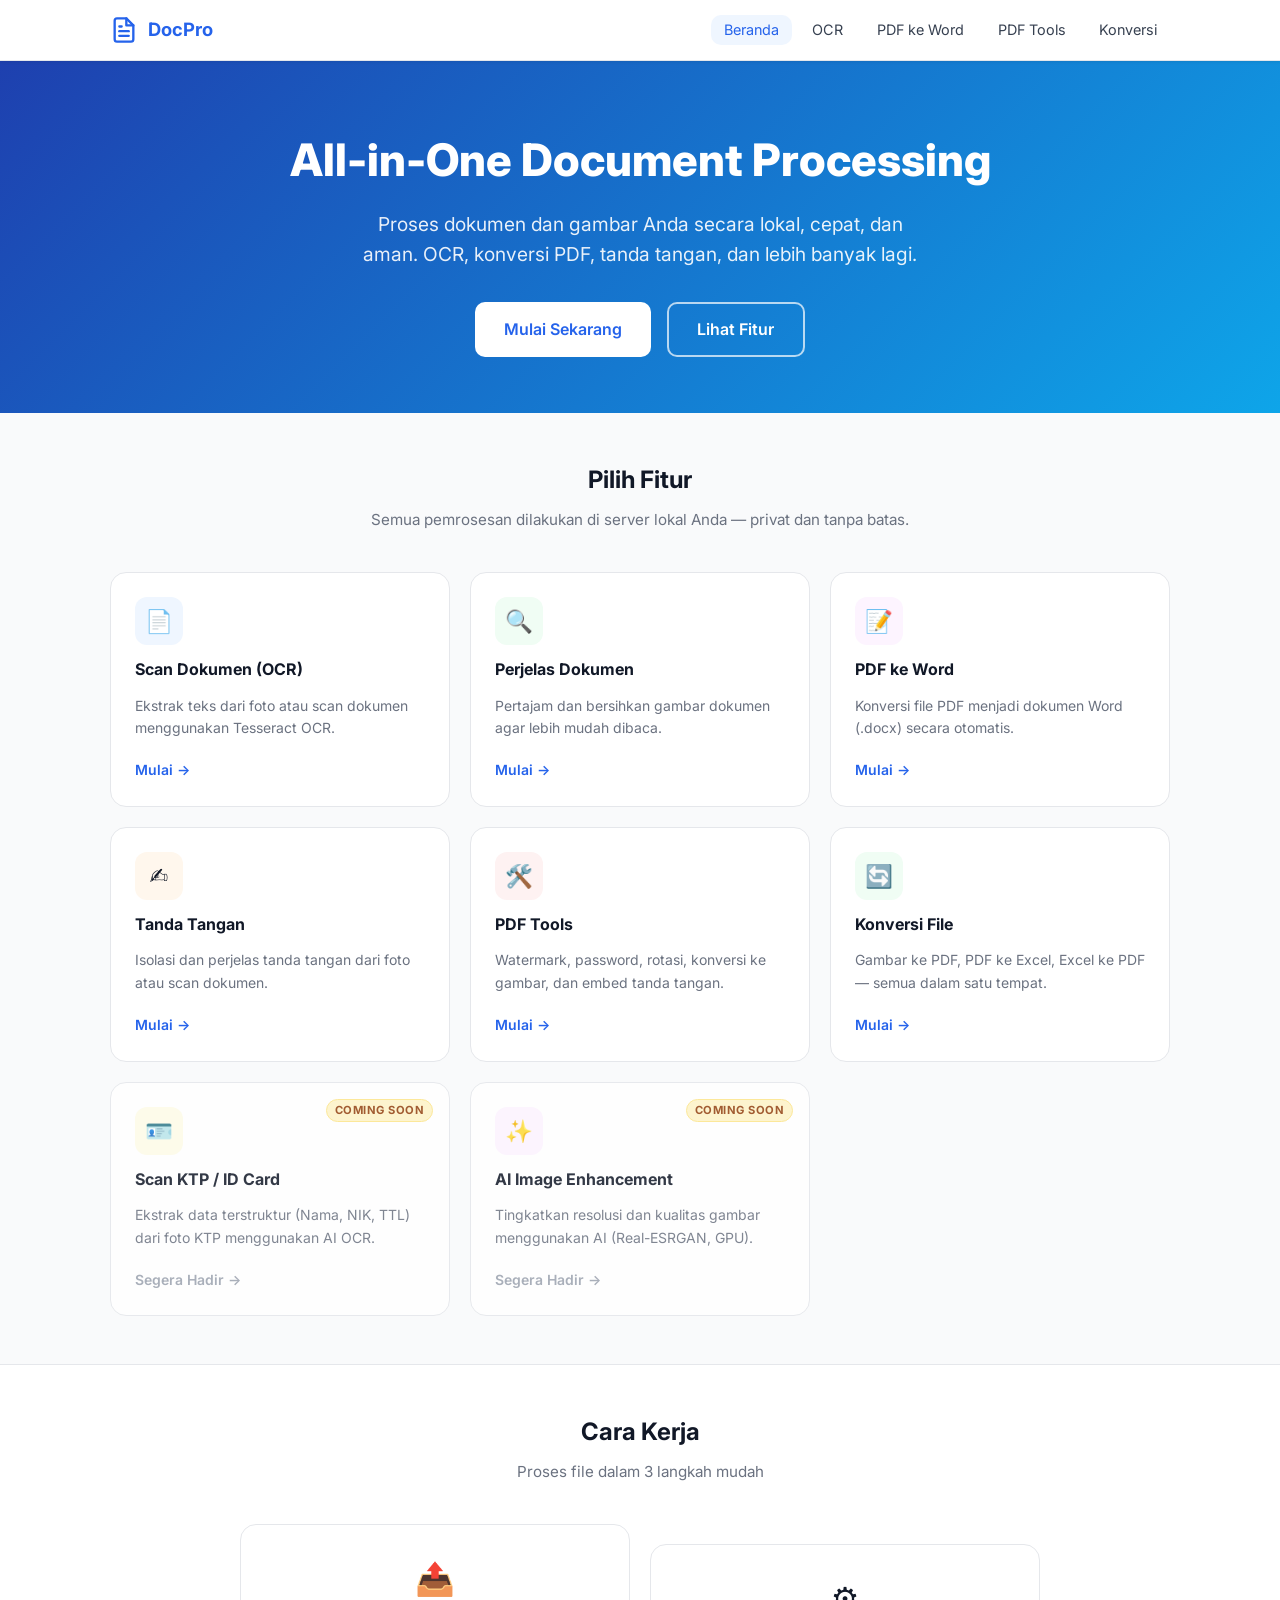
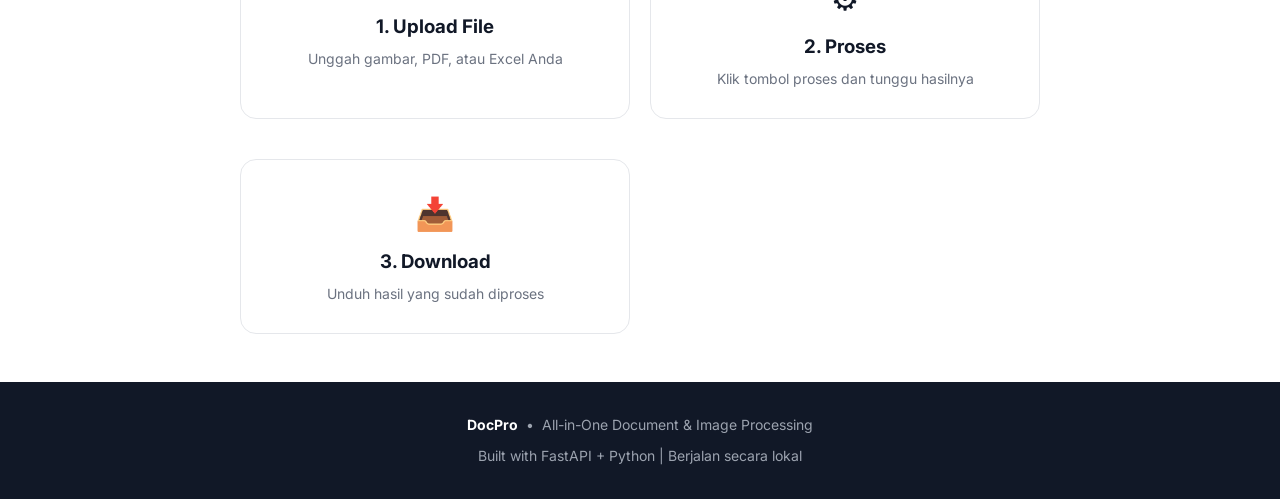
<file: frontend/index.html>
<!DOCTYPE html>
<html lang="id">
<head>
  <meta charset="UTF-8" />
  <meta name="viewport" content="width=device-width, initial-scale=1.0" />
  <title>DocPro - All-in-One Document & Image Processing</title>
  <meta name="description" content="Proses dokumen dan gambar Anda secara mudah: OCR, PDF to Word, Kompres, Tanda Tangan, dan lainnya." />
  <link rel="preconnect" href="https://fonts.googleapis.com" />
  <link href="https://fonts.googleapis.com/css2?family=Inter:wght@400;500;600;700;800&display=swap" rel="stylesheet" />
  <link rel="stylesheet" href="css/style.css" />
</head>
<body>

<!-- NAVBAR -->
<nav class="navbar">
  <div class="container navbar-inner">
    <a href="index.html" class="navbar-brand">
      <svg viewBox="0 0 24 24" fill="none" stroke="currentColor" stroke-width="2" stroke-linecap="round" stroke-linejoin="round">
        <path d="M14 2H6a2 2 0 0 0-2 2v16a2 2 0 0 0 2 2h12a2 2 0 0 0 2-2V8z"/>
        <polyline points="14 2 14 8 20 8"/>
        <line x1="16" y1="13" x2="8" y2="13"/><line x1="16" y1="17" x2="8" y2="17"/>
        <polyline points="10 9 9 9 8 9"/>
      </svg>
      DocPro
    </a>
    <ul class="navbar-nav">
      <li><a href="index.html">Beranda</a></li>
      <li><a href="pages/scan-doc-ocr.html">OCR</a></li>
      <li><a href="pages/pdf-to-word.html">PDF ke Word</a></li>
      <li><a href="pages/pdf-tools.html">PDF Tools</a></li>
      <li><a href="pages/converter.html">Konversi</a></li>
    </ul>
    <button class="hamburger" id="hamburger" aria-label="Menu">
      <span></span><span></span><span></span>
    </button>
  </div>
  <div class="mobile-nav" id="mobileNav">
    <a href="index.html">Beranda</a>
    <a href="pages/scan-doc-ocr.html">OCR Dokumen</a>
    <a href="pages/scan-doc-sharpen.html">Perjelas Dokumen</a>
    <a href="pages/pdf-to-word.html">PDF ke Word</a>
    <a href="pages/signature.html">Tanda Tangan</a>
    <a href="pages/pdf-tools.html">PDF Tools</a>
    <a href="pages/converter.html">Konversi File</a>
  </div>
</nav>

<!-- HERO -->
<header class="hero">
  <div class="container">
    <h1>All-in-One Document Processing</h1>
    <p>Proses dokumen dan gambar Anda secara lokal, cepat, dan aman. OCR, konversi PDF, tanda tangan, dan lebih banyak lagi.</p>
    <div class="hero-actions">
      <a href="pages/scan-doc-ocr.html" class="btn btn-white btn-lg">Mulai Sekarang</a>
      <a href="#features" class="btn btn-outline btn-lg">Lihat Fitur</a>
    </div>
  </div>
</header>

<!-- FEATURES -->
<section class="section" id="features">
  <div class="container">
    <h2 class="section-title">Pilih Fitur</h2>
    <p class="section-sub">Semua pemrosesan dilakukan di server lokal Anda — privat dan tanpa batas.</p>

    <div class="feature-grid">

      <!-- OCR -->
      <a href="pages/scan-doc-ocr.html" class="feature-card">
        <div class="icon" style="background:#eff6ff">📄</div>
        <h3>Scan Dokumen (OCR)</h3>
        <p>Ekstrak teks dari foto atau scan dokumen menggunakan Tesseract OCR.</p>
        <span class="arrow">Mulai →</span>
      </a>

      <!-- Sharpen -->
      <a href="pages/scan-doc-sharpen.html" class="feature-card">
        <div class="icon" style="background:#f0fdf4">🔍</div>
        <h3>Perjelas Dokumen</h3>
        <p>Pertajam dan bersihkan gambar dokumen agar lebih mudah dibaca.</p>
        <span class="arrow">Mulai →</span>
      </a>

      <!-- PDF to Word -->
      <a href="pages/pdf-to-word.html" class="feature-card">
        <div class="icon" style="background:#fdf4ff">📝</div>
        <h3>PDF ke Word</h3>
        <p>Konversi file PDF menjadi dokumen Word (.docx) secara otomatis.</p>
        <span class="arrow">Mulai →</span>
      </a>

      <!-- Signature -->
      <a href="pages/signature.html" class="feature-card">
        <div class="icon" style="background:#fff7ed">✍️</div>
        <h3>Tanda Tangan</h3>
        <p>Isolasi dan perjelas tanda tangan dari foto atau scan dokumen.</p>
        <span class="arrow">Mulai →</span>
      </a>

      <!-- PDF Tools -->
      <a href="pages/pdf-tools.html" class="feature-card">
        <div class="icon" style="background:#fef2f2">🛠️</div>
        <h3>PDF Tools</h3>
        <p>Watermark, password, rotasi, konversi ke gambar, dan embed tanda tangan.</p>
        <span class="arrow">Mulai →</span>
      </a>

      <!-- Converter -->
      <a href="pages/converter.html" class="feature-card">
        <div class="icon" style="background:#f0fdf4">🔄</div>
        <h3>Konversi File</h3>
        <p>Gambar ke PDF, PDF ke Excel, Excel ke PDF — semua dalam satu tempat.</p>
        <span class="arrow">Mulai →</span>
      </a>

      <!-- Scan ID Card (AI - Coming Soon) -->
      <a href="#" class="feature-card" style="cursor:default;opacity:.85">
        <span class="badge-soon">Coming Soon</span>
        <div class="icon" style="background:#fefce8">🪪</div>
        <h3>Scan KTP / ID Card</h3>
        <p>Ekstrak data terstruktur (Nama, NIK, TTL) dari foto KTP menggunakan AI OCR.</p>
        <span class="arrow" style="color:var(--gray-400)">Segera Hadir →</span>
      </a>

      <!-- AI Enhancement (Coming Soon) -->
      <a href="#" class="feature-card" style="cursor:default;opacity:.85">
        <span class="badge-soon">Coming Soon</span>
        <div class="icon" style="background:#fdf4ff">✨</div>
        <h3>AI Image Enhancement</h3>
        <p>Tingkatkan resolusi dan kualitas gambar menggunakan AI (Real-ESRGAN, GPU).</p>
        <span class="arrow" style="color:var(--gray-400)">Segera Hadir →</span>
      </a>

    </div>
  </div>
</section>

<!-- HOW IT WORKS -->
<section class="section" style="background:var(--white); border-top:1px solid var(--gray-200)">
  <div class="container">
    <h2 class="section-title">Cara Kerja</h2>
    <p class="section-sub">Proses file dalam 3 langkah mudah</p>
    <div class="feature-grid" style="max-width:800px; margin: 0 auto;">
      <div class="card" style="text-align:center">
        <div style="font-size:2rem;margin-bottom:.5rem">📤</div>
        <h3 style="margin-bottom:.35rem">1. Upload File</h3>
        <p class="text-muted">Unggah gambar, PDF, atau Excel Anda</p>
      </div>
      <div class="card" style="text-align:center">
        <div style="font-size:2rem;margin-bottom:.5rem">⚙️</div>
        <h3 style="margin-bottom:.35rem">2. Proses</h3>
        <p class="text-muted">Klik tombol proses dan tunggu hasilnya</p>
      </div>
      <div class="card" style="text-align:center">
        <div style="font-size:2rem;margin-bottom:.5rem">📥</div>
        <h3 style="margin-bottom:.35rem">3. Download</h3>
        <p class="text-muted">Unduh hasil yang sudah diproses</p>
      </div>
    </div>
  </div>
</section>

<!-- FOOTER -->
<footer class="footer">
  <div class="container">
    <p><strong>DocPro</strong> &nbsp;•&nbsp; All-in-One Document & Image Processing</p>
    <p class="mt-1">Built with FastAPI + Python | Berjalan secara lokal</p>
  </div>
</footer>

<script src="js/api.js"></script>
<script src="js/main.js"></script>
</body>
</html>
</file>
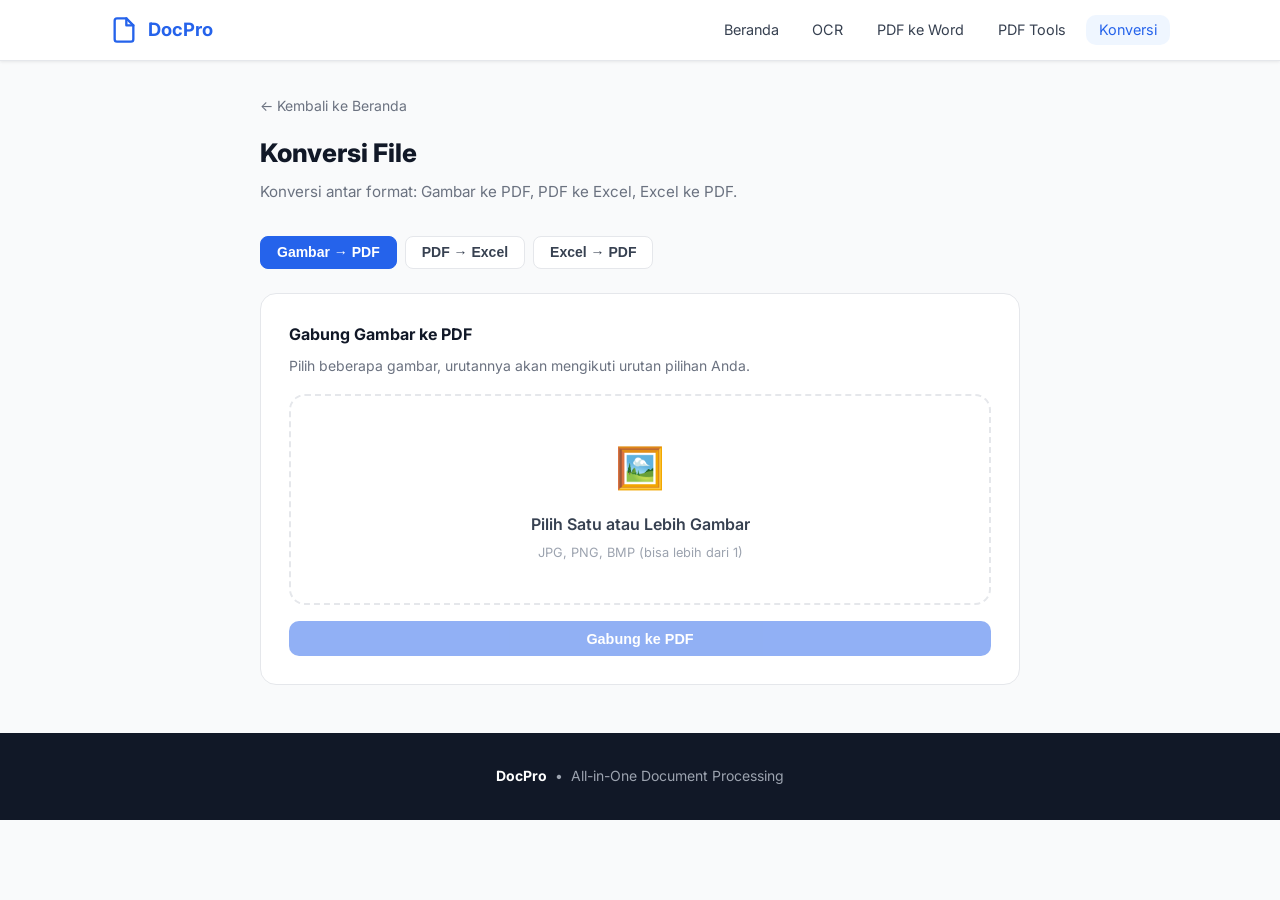
<file: frontend/pages/converter.html>
<!DOCTYPE html>
<html lang="id">
<head>
  <meta charset="UTF-8" /><meta name="viewport" content="width=device-width, initial-scale=1.0" />
  <title>Konversi File - DocPro</title>
  <link href="https://fonts.googleapis.com/css2?family=Inter:wght@400;500;600;700;800&display=swap" rel="stylesheet" />
  <link rel="stylesheet" href="../css/style.css" />
  <style>
    .tab-btn { padding:.45rem 1rem; border-radius:8px; border:1px solid var(--gray-200); background:var(--white); color:var(--gray-700); font-size:.875rem; font-weight:600; cursor:pointer; transition:all .2s; }
    .tab-btn.active { background:var(--primary); color:var(--white); border-color:var(--primary); }
    .tab-panel { display:none; } .tab-panel.active { display:block; }
  </style>
</head>
<body>
<nav class="navbar">
  <div class="container navbar-inner">
    <a href="../index.html" class="navbar-brand">
      <svg viewBox="0 0 24 24" fill="none" stroke="currentColor" stroke-width="2" stroke-linecap="round" stroke-linejoin="round"><path d="M14 2H6a2 2 0 0 0-2 2v16a2 2 0 0 0 2 2h12a2 2 0 0 0 2-2V8z"/><polyline points="14 2 14 8 20 8"/></svg>
      DocPro
    </a>
    <ul class="navbar-nav">
      <li><a href="../index.html">Beranda</a></li>
      <li><a href="scan-doc-ocr.html">OCR</a></li>
      <li><a href="pdf-to-word.html">PDF ke Word</a></li>
      <li><a href="pdf-tools.html">PDF Tools</a></li>
      <li><a href="converter.html" class="active">Konversi</a></li>
    </ul>
    <button class="hamburger" id="hamburger"><span></span><span></span><span></span></button>
  </div>
  <div class="mobile-nav" id="mobileNav">
    <a href="../index.html">Beranda</a>
    <a href="converter.html">Konversi File</a>
  </div>
</nav>

<main class="tool-page" style="max-width:800px">
  <div class="tool-header">
    <a href="../index.html" class="back-link">← Kembali ke Beranda</a>
    <h1>Konversi File</h1>
    <p>Konversi antar format: Gambar ke PDF, PDF ke Excel, Excel ke PDF.</p>
  </div>

  <div style="display:flex;gap:.5rem;flex-wrap:wrap;margin-bottom:1.5rem">
    <button class="tab-btn active" data-tab="img-pdf">Gambar → PDF</button>
    <button class="tab-btn" data-tab="pdf-excel">PDF → Excel</button>
    <button class="tab-btn" data-tab="excel-pdf">Excel → PDF</button>
  </div>

  <!-- IMAGES TO PDF -->
  <div class="tab-panel active" id="tab-img-pdf">
    <div class="card">
      <h2 style="font-size:1rem;font-weight:700;margin-bottom:.5rem">Gabung Gambar ke PDF</h2>
      <p class="text-muted mb-2">Pilih beberapa gambar, urutannya akan mengikuti urutan pilihan Anda.</p>
      <div class="upload-zone" id="imgZone">
        <input type="file" id="imgFiles" accept="image/*" multiple />
        <div class="upload-icon">🖼️</div>
        <h3>Pilih Satu atau Lebih Gambar</h3>
        <p>JPG, PNG, BMP (bisa lebih dari 1)</p>
        <div class="upload-file-name" id="imgFileName"></div>
      </div>
      <button class="btn btn-primary btn-full mt-2" id="imgBtn" disabled>Gabung ke PDF</button>
      <div class="status-box" id="imgStatus"></div>
    </div>
  </div>

  <!-- PDF TO EXCEL -->
  <div class="tab-panel" id="tab-pdf-excel">
    <div class="card">
      <h2 style="font-size:1rem;font-weight:700;margin-bottom:.5rem">PDF ke Excel</h2>
      <p class="text-muted mb-2">Ekstrak tabel dari PDF ke format .xlsx. Cocok untuk PDF yang mengandung tabel data.</p>
      <div class="upload-zone" id="peZone">
        <input type="file" id="peFile" accept=".pdf" />
        <div class="upload-icon">📊</div>
        <h3>Upload PDF</h3>
        <div class="upload-file-name" id="peFileName"></div>
      </div>
      <button class="btn btn-primary btn-full mt-2" id="peBtn" disabled>Konversi ke Excel</button>
      <div class="status-box" id="peStatus"></div>
    </div>
  </div>

  <!-- EXCEL TO PDF -->
  <div class="tab-panel" id="tab-excel-pdf">
    <div class="card">
      <h2 style="font-size:1rem;font-weight:700;margin-bottom:.5rem">Excel ke PDF</h2>
      <p class="text-muted mb-2">Konversi spreadsheet Excel (.xlsx) ke dokumen PDF.</p>
      <div class="upload-zone" id="epZone">
        <input type="file" id="epFile" accept=".xlsx,.xls" />
        <div class="upload-icon">📋</div>
        <h3>Upload File Excel</h3>
        <div class="upload-file-name" id="epFileName"></div>
      </div>
      <button class="btn btn-primary btn-full mt-2" id="epBtn" disabled>Konversi ke PDF</button>
      <div class="status-box" id="epStatus"></div>
    </div>
  </div>
</main>

<footer class="footer"><div class="container"><p><strong>DocPro</strong> &nbsp;•&nbsp; All-in-One Document Processing</p></div></footer>

<script src="../js/api.js"></script>
<script src="../js/main.js"></script>
<script>
document.querySelectorAll('.tab-btn').forEach(btn => {
  btn.addEventListener('click', () => {
    document.querySelectorAll('.tab-btn').forEach(b => b.classList.remove('active'));
    document.querySelectorAll('.tab-panel').forEach(p => p.classList.remove('active'));
    btn.classList.add('active');
    document.getElementById('tab-' + btn.dataset.tab).classList.add('active');
  });
});

// Images to PDF
const imgFiles = document.getElementById('imgFiles');
const imgFileName = document.getElementById('imgFileName');
const imgBtn = document.getElementById('imgBtn');
const imgStatus = document.getElementById('imgStatus');
initUploadZone(document.getElementById('imgZone'), imgFiles, imgFileName);
imgFiles.addEventListener('change', () => {
  imgBtn.disabled = !imgFiles.files.length;
  if (imgFiles.files.length) {
    imgFileName.style.display = 'block';
    imgFileName.textContent = `${imgFiles.files.length} file dipilih`;
  }
});
imgBtn.addEventListener('click', async () => {
  imgBtn.disabled = true;
  showStatus(imgStatus, 'loading', 'Menggabungkan gambar...');
  const fd = new FormData();
  for (const f of imgFiles.files) fd.append('files', f);
  try {
    const res = await apiPost('/api/convert/images-to-pdf', fd);
    if (!res.ok) throw new Error('Gagal');
    triggerDownload(await res.blob(), 'merged.pdf');
    showStatus(imgStatus, 'success', 'Berhasil! File diunduh.');
  } catch (err) { showStatus(imgStatus, 'error', err.message); }
  finally { imgBtn.disabled = false; }
});

// PDF to Excel
const peFile = document.getElementById('peFile');
const peBtn = document.getElementById('peBtn');
const peStatus = document.getElementById('peStatus');
initUploadZone(document.getElementById('peZone'), peFile, document.getElementById('peFileName'));
peFile.addEventListener('change', () => { peBtn.disabled = !peFile.files.length; });
peBtn.addEventListener('click', async () => {
  peBtn.disabled = true;
  showStatus(peStatus, 'loading', 'Mengekstrak tabel...');
  const fd = new FormData(); fd.append('file', peFile.files[0]);
  try {
    const res = await apiPost('/api/convert/pdf-to-excel', fd);
    if (!res.ok) throw new Error('Gagal');
    triggerDownload(await res.blob(), 'extracted.xlsx');
    showStatus(peStatus, 'success', 'Berhasil!');
  } catch (err) { showStatus(peStatus, 'error', err.message); }
  finally { peBtn.disabled = false; }
});

// Excel to PDF
const epFile = document.getElementById('epFile');
const epBtn = document.getElementById('epBtn');
const epStatus = document.getElementById('epStatus');
initUploadZone(document.getElementById('epZone'), epFile, document.getElementById('epFileName'));
epFile.addEventListener('change', () => { epBtn.disabled = !epFile.files.length; });
epBtn.addEventListener('click', async () => {
  epBtn.disabled = true;
  showStatus(epStatus, 'loading', 'Mengonversi Excel...');
  const fd = new FormData(); fd.append('file', epFile.files[0]);
  try {
    const res = await apiPost('/api/convert/excel-to-pdf', fd);
    if (!res.ok) throw new Error('Gagal');
    triggerDownload(await res.blob(), 'converted.pdf');
    showStatus(epStatus, 'success', 'Berhasil!');
  } catch (err) { showStatus(epStatus, 'error', err.message); }
  finally { epBtn.disabled = false; }
});
</script>
</body>
</html>
</file>
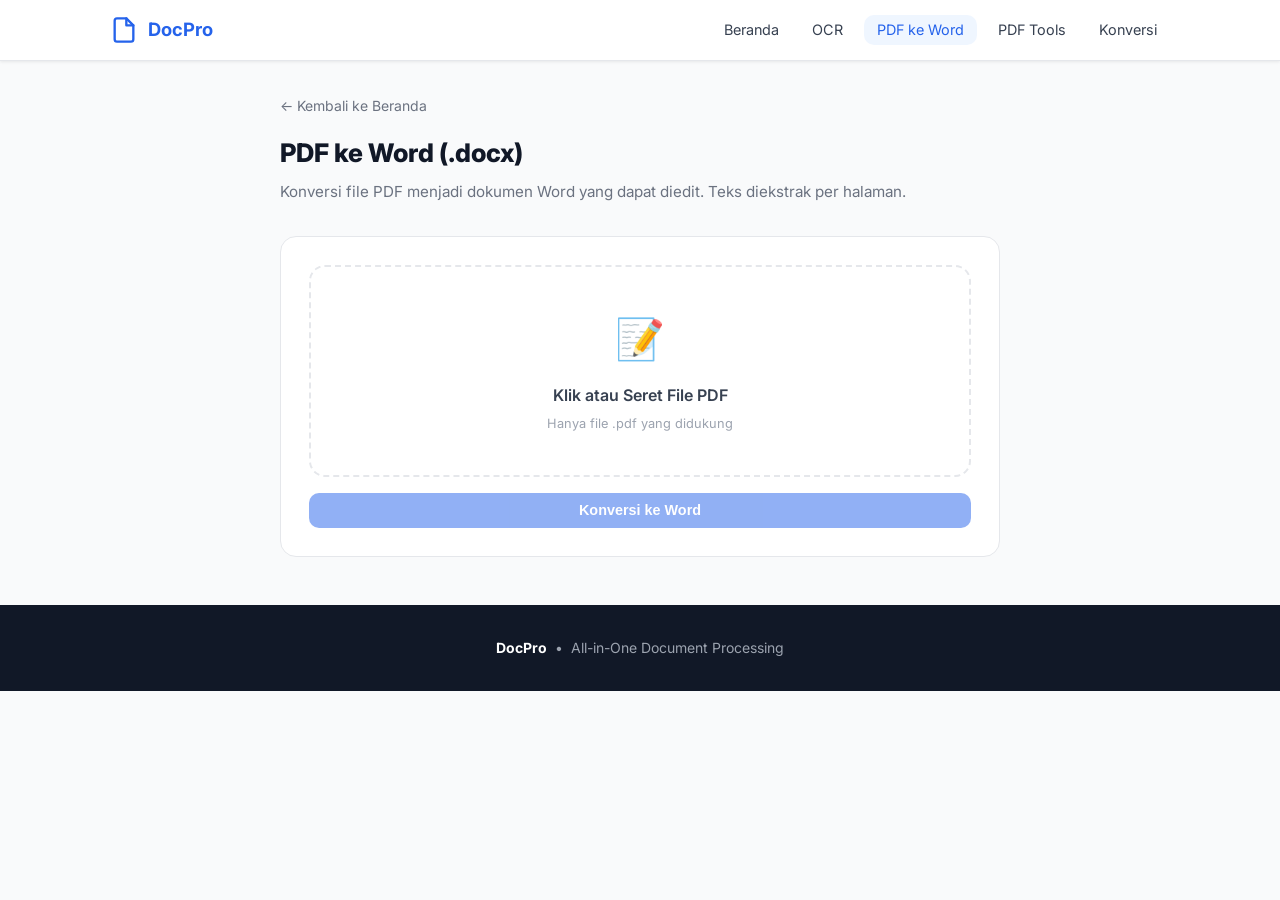
<file: frontend/pages/pdf-to-word.html>
<!DOCTYPE html>
<html lang="id">
<head>
  <meta charset="UTF-8" /><meta name="viewport" content="width=device-width, initial-scale=1.0" />
  <title>PDF ke Word - DocPro</title>
  <link href="https://fonts.googleapis.com/css2?family=Inter:wght@400;500;600;700;800&display=swap" rel="stylesheet" />
  <link rel="stylesheet" href="../css/style.css" />
</head>
<body>
<nav class="navbar">
  <div class="container navbar-inner">
    <a href="../index.html" class="navbar-brand">
      <svg viewBox="0 0 24 24" fill="none" stroke="currentColor" stroke-width="2" stroke-linecap="round" stroke-linejoin="round"><path d="M14 2H6a2 2 0 0 0-2 2v16a2 2 0 0 0 2 2h12a2 2 0 0 0 2-2V8z"/><polyline points="14 2 14 8 20 8"/></svg>
      DocPro
    </a>
    <ul class="navbar-nav">
      <li><a href="../index.html">Beranda</a></li>
      <li><a href="scan-doc-ocr.html">OCR</a></li>
      <li><a href="pdf-to-word.html" class="active">PDF ke Word</a></li>
      <li><a href="pdf-tools.html">PDF Tools</a></li>
      <li><a href="converter.html">Konversi</a></li>
    </ul>
    <button class="hamburger" id="hamburger"><span></span><span></span><span></span></button>
  </div>
  <div class="mobile-nav" id="mobileNav">
    <a href="../index.html">Beranda</a>
    <a href="pdf-to-word.html">PDF ke Word</a>
  </div>
</nav>

<main class="tool-page">
  <div class="tool-header">
    <a href="../index.html" class="back-link">← Kembali ke Beranda</a>
    <h1>PDF ke Word (.docx)</h1>
    <p>Konversi file PDF menjadi dokumen Word yang dapat diedit. Teks diekstrak per halaman.</p>
  </div>

  <div class="card">
    <div class="upload-zone" id="uploadZone">
      <input type="file" id="fileInput" accept=".pdf,application/pdf" />
      <div class="upload-icon">📝</div>
      <h3>Klik atau Seret File PDF</h3>
      <p>Hanya file .pdf yang didukung</p>
      <div class="upload-file-name" id="fileName"></div>
    </div>

    <button class="btn btn-primary btn-full mt-2" id="processBtn" disabled>
      Konversi ke Word
    </button>
    <div class="status-box" id="statusBox"></div>
  </div>

  <div class="card" id="resultCard" style="display:none">
    <p class="text-muted" style="margin-bottom:1rem">Konversi berhasil. Klik tombol di bawah untuk mengunduh file .docx Anda.</p>
    <button class="btn btn-success btn-full" id="downloadBtn">Unduh File .docx</button>
  </div>
</main>

<footer class="footer"><div class="container"><p><strong>DocPro</strong> &nbsp;•&nbsp; All-in-One Document Processing</p></div></footer>

<script src="../js/api.js"></script>
<script src="../js/main.js"></script>
<script>
  const fileInput = document.getElementById('fileInput');
  const uploadZone = document.getElementById('uploadZone');
  const fileName = document.getElementById('fileName');
  const processBtn = document.getElementById('processBtn');
  const statusBox = document.getElementById('statusBox');
  const resultCard = document.getElementById('resultCard');
  const downloadBtn = document.getElementById('downloadBtn');
  let resultBlob = null;

  initUploadZone(uploadZone, fileInput, fileName);
  fileInput.addEventListener('change', () => { processBtn.disabled = !fileInput.files.length; });

  processBtn.addEventListener('click', async () => {
    processBtn.disabled = true;
    resultCard.style.display = 'none';
    showStatus(statusBox, 'loading', 'Sedang mengonversi PDF...');

    const fd = new FormData();
    fd.append('file', fileInput.files[0]);

    try {
      const res = await apiPost('/api/pdf/to-word', fd);
      if (!res.ok) throw new Error('Gagal mengonversi file');
      resultBlob = await res.blob();
      resultCard.style.display = 'block';
      showStatus(statusBox, 'success', 'Konversi berhasil!');
    } catch (err) {
      showStatus(statusBox, 'error', err.message);
    } finally {
      processBtn.disabled = false;
    }
  });

  downloadBtn.addEventListener('click', () => {
    if (resultBlob) triggerDownload(resultBlob, 'converted.docx');
  });
</script>
</body>
</html>
</file>
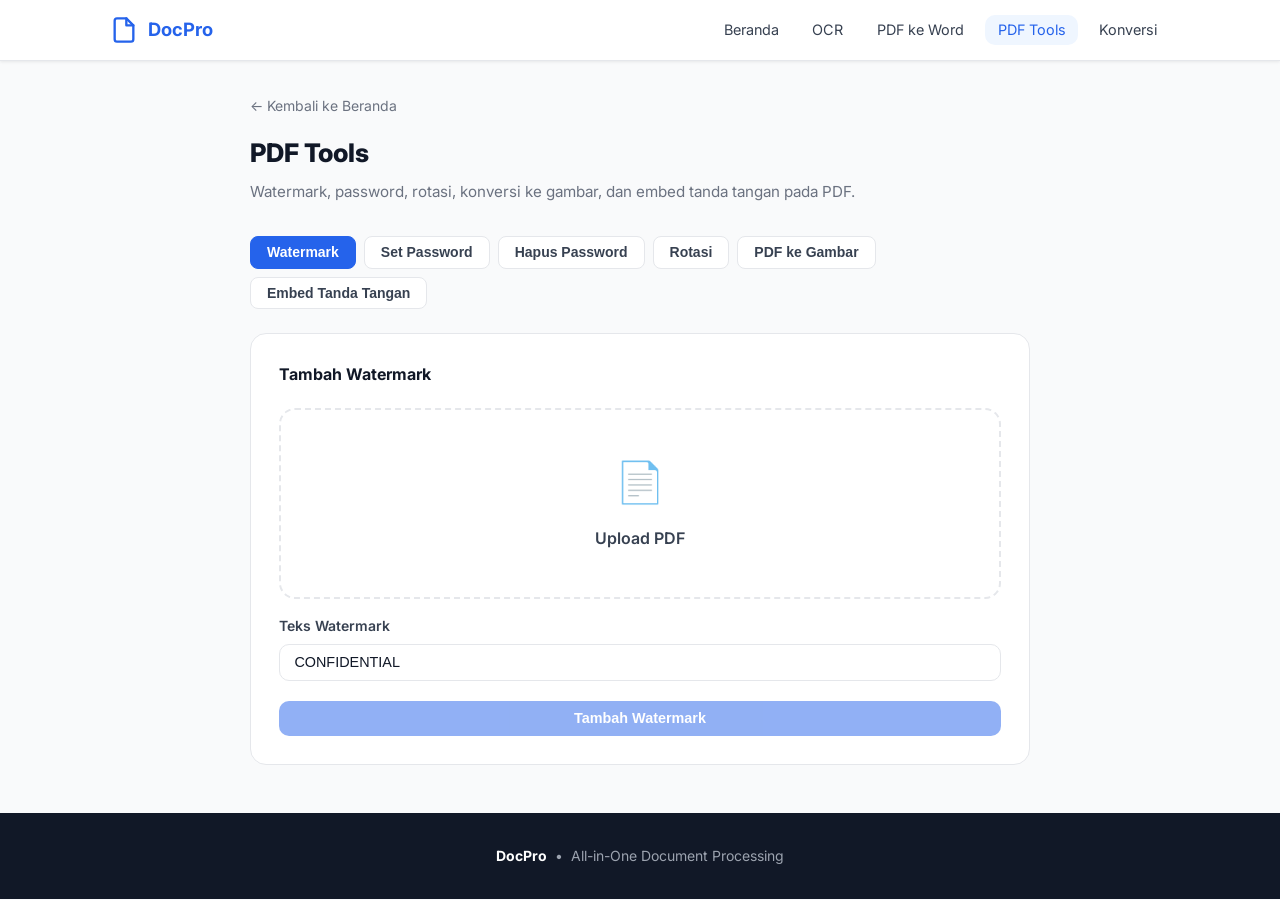
<file: frontend/pages/pdf-tools.html>
<!DOCTYPE html>
<html lang="id">
<head>
  <meta charset="UTF-8" /><meta name="viewport" content="width=device-width, initial-scale=1.0" />
  <title>PDF Tools - DocPro</title>
  <link href="https://fonts.googleapis.com/css2?family=Inter:wght@400;500;600;700;800&display=swap" rel="stylesheet" />
  <link rel="stylesheet" href="../css/style.css" />
  <style>
    .tool-tabs { display:flex; gap:.5rem; flex-wrap:wrap; margin-bottom:1.5rem; }
    .tab-btn {
      padding:.45rem 1rem; border-radius:8px; border:1px solid var(--gray-200);
      background:var(--white); color:var(--gray-700); font-size:.875rem;
      font-weight:600; cursor:pointer; transition:all .2s;
    }
    .tab-btn.active { background:var(--primary); color:var(--white); border-color:var(--primary); }
    .tab-panel { display:none; }
    .tab-panel.active { display:block; }
  </style>
</head>
<body>
<nav class="navbar">
  <div class="container navbar-inner">
    <a href="../index.html" class="navbar-brand">
      <svg viewBox="0 0 24 24" fill="none" stroke="currentColor" stroke-width="2" stroke-linecap="round" stroke-linejoin="round"><path d="M14 2H6a2 2 0 0 0-2 2v16a2 2 0 0 0 2 2h12a2 2 0 0 0 2-2V8z"/><polyline points="14 2 14 8 20 8"/></svg>
      DocPro
    </a>
    <ul class="navbar-nav">
      <li><a href="../index.html">Beranda</a></li>
      <li><a href="scan-doc-ocr.html">OCR</a></li>
      <li><a href="pdf-to-word.html">PDF ke Word</a></li>
      <li><a href="pdf-tools.html" class="active">PDF Tools</a></li>
      <li><a href="converter.html">Konversi</a></li>
    </ul>
    <button class="hamburger" id="hamburger"><span></span><span></span><span></span></button>
  </div>
  <div class="mobile-nav" id="mobileNav">
    <a href="../index.html">Beranda</a>
    <a href="pdf-tools.html">PDF Tools</a>
  </div>
</nav>

<main class="tool-page" style="max-width:820px">
  <div class="tool-header">
    <a href="../index.html" class="back-link">← Kembali ke Beranda</a>
    <h1>PDF Tools</h1>
    <p>Watermark, password, rotasi, konversi ke gambar, dan embed tanda tangan pada PDF.</p>
  </div>

  <!-- TABS -->
  <div class="tool-tabs">
    <button class="tab-btn active" data-tab="watermark">Watermark</button>
    <button class="tab-btn" data-tab="password">Set Password</button>
    <button class="tab-btn" data-tab="remove-pw">Hapus Password</button>
    <button class="tab-btn" data-tab="rotate">Rotasi</button>
    <button class="tab-btn" data-tab="to-images">PDF ke Gambar</button>
    <button class="tab-btn" data-tab="embed-sig">Embed Tanda Tangan</button>
  </div>

  <!-- WATERMARK -->
  <div class="tab-panel active" id="tab-watermark">
    <div class="card">
      <h2 style="font-size:1rem;font-weight:700;margin-bottom:1.25rem">Tambah Watermark</h2>
      <div class="upload-zone" id="wmZone">
        <input type="file" id="wmFile" accept=".pdf" />
        <div class="upload-icon">📄</div>
        <h3>Upload PDF</h3>
        <div class="upload-file-name" id="wmFileName"></div>
      </div>
      <div class="form-group mt-2">
        <label class="form-label">Teks Watermark</label>
        <input type="text" class="form-control" id="wmText" value="CONFIDENTIAL" />
      </div>
      <button class="btn btn-primary btn-full" id="wmBtn" disabled>Tambah Watermark</button>
      <div class="status-box" id="wmStatus"></div>
    </div>
  </div>

  <!-- SET PASSWORD -->
  <div class="tab-panel" id="tab-password">
    <div class="card">
      <h2 style="font-size:1rem;font-weight:700;margin-bottom:1.25rem">Set Password PDF</h2>
      <div class="upload-zone" id="pwZone">
        <input type="file" id="pwFile" accept=".pdf" />
        <div class="upload-icon">🔐</div>
        <h3>Upload PDF</h3>
        <div class="upload-file-name" id="pwFileName"></div>
      </div>
      <div class="form-group mt-2">
        <label class="form-label">Password</label>
        <input type="password" class="form-control" id="pwText" placeholder="Masukkan password" />
      </div>
      <button class="btn btn-primary btn-full" id="pwBtn" disabled>Set Password</button>
      <div class="status-box" id="pwStatus"></div>
    </div>
  </div>

  <!-- REMOVE PASSWORD -->
  <div class="tab-panel" id="tab-remove-pw">
    <div class="card">
      <h2 style="font-size:1rem;font-weight:700;margin-bottom:1.25rem">Hapus Password PDF</h2>
      <div class="upload-zone" id="rpZone">
        <input type="file" id="rpFile" accept=".pdf" />
        <div class="upload-icon">🔓</div>
        <h3>Upload PDF Terproteksi</h3>
        <div class="upload-file-name" id="rpFileName"></div>
      </div>
      <div class="form-group mt-2">
        <label class="form-label">Password Saat Ini</label>
        <input type="password" class="form-control" id="rpText" placeholder="Masukkan password saat ini" />
      </div>
      <button class="btn btn-primary btn-full" id="rpBtn" disabled>Hapus Password</button>
      <div class="status-box" id="rpStatus"></div>
    </div>
  </div>

  <!-- ROTATE -->
  <div class="tab-panel" id="tab-rotate">
    <div class="card">
      <h2 style="font-size:1rem;font-weight:700;margin-bottom:1.25rem">Rotasi Halaman PDF</h2>
      <div class="upload-zone" id="rtZone">
        <input type="file" id="rtFile" accept=".pdf" />
        <div class="upload-icon">🔄</div>
        <h3>Upload PDF</h3>
        <div class="upload-file-name" id="rtFileName"></div>
      </div>
      <div class="form-group mt-2">
        <label class="form-label">Derajat Rotasi</label>
        <select class="form-control" id="rtDegrees">
          <option value="90">90° (Kanan)</option>
          <option value="180">180°</option>
          <option value="270">270° (Kiri)</option>
        </select>
      </div>
      <button class="btn btn-primary btn-full" id="rtBtn" disabled>Rotasi PDF</button>
      <div class="status-box" id="rtStatus"></div>
    </div>
  </div>

  <!-- PDF TO IMAGES -->
  <div class="tab-panel" id="tab-to-images">
    <div class="card">
      <h2 style="font-size:1rem;font-weight:700;margin-bottom:1.25rem">PDF ke Gambar (ZIP)</h2>
      <div class="upload-zone" id="tiZone">
        <input type="file" id="tiFile" accept=".pdf" />
        <div class="upload-icon">🖼️</div>
        <h3>Upload PDF</h3>
        <div class="upload-file-name" id="tiFileName"></div>
      </div>
      <div class="form-group mt-2">
        <label class="form-label">Format Output</label>
        <select class="form-control" id="tiFmt">
          <option value="png">PNG</option>
          <option value="jpg">JPG</option>
        </select>
      </div>
      <button class="btn btn-primary btn-full" id="tiBtn" disabled>Konversi ke Gambar</button>
      <div class="status-box" id="tiStatus"></div>
    </div>
  </div>

  <!-- EMBED SIGNATURE -->
  <div class="tab-panel" id="tab-embed-sig">
    <div class="card">
      <h2 style="font-size:1rem;font-weight:700;margin-bottom:1.25rem">Embed Tanda Tangan ke PDF</h2>
      <div class="form-group">
        <label class="form-label">Upload PDF</label>
        <div class="upload-zone" id="esZonePdf">
          <input type="file" id="esPdfFile" accept=".pdf" />
          <div class="upload-icon">📄</div>
          <h3>Upload PDF</h3>
          <div class="upload-file-name" id="esPdfName"></div>
        </div>
      </div>
      <div class="form-group">
        <label class="form-label">Upload Gambar Tanda Tangan (PNG)</label>
        <div class="upload-zone" id="esZoneSig">
          <input type="file" id="esSigFile" accept="image/*" />
          <div class="upload-icon">✍️</div>
          <h3>Upload Tanda Tangan</h3>
          <div class="upload-file-name" id="esSigName"></div>
        </div>
      </div>
      <div class="form-group">
        <label class="form-label">Nomor Halaman (mulai dari 0)</label>
        <input type="number" class="form-control" id="esPageNum" value="0" min="0" />
      </div>
      <button class="btn btn-primary btn-full" id="esBtn" disabled>Embed Tanda Tangan</button>
      <div class="status-box" id="esStatus"></div>
    </div>
  </div>
</main>

<footer class="footer"><div class="container"><p><strong>DocPro</strong> &nbsp;•&nbsp; All-in-One Document Processing</p></div></footer>

<script src="../js/api.js"></script>
<script src="../js/main.js"></script>
<script>
// Tab switching
document.querySelectorAll('.tab-btn').forEach(btn => {
  btn.addEventListener('click', () => {
    document.querySelectorAll('.tab-btn').forEach(b => b.classList.remove('active'));
    document.querySelectorAll('.tab-panel').forEach(p => p.classList.remove('active'));
    btn.classList.add('active');
    document.getElementById('tab-' + btn.dataset.tab).classList.add('active');
  });
});

// Generic handler for single-file tools
function setupTool({ zone, fileId, nameId, btnId, statusId, endpoint, extraParams = {}, downloadName, formDataExtra }) {
  const fileInput = document.getElementById(fileId);
  const nameEl = document.getElementById(nameId);
  const btn = document.getElementById(btnId);
  const status = document.getElementById(statusId);
  initUploadZone(document.getElementById(zone), fileInput, nameEl);
  fileInput.addEventListener('change', () => { btn.disabled = !fileInput.files.length; });
  btn.addEventListener('click', async () => {
    btn.disabled = true;
    showStatus(status, 'loading', 'Memproses...');
    const fd = new FormData();
    fd.append('file', fileInput.files[0]);
    if (formDataExtra) formDataExtra(fd);
    try {
      const res = await apiPost(endpoint, fd);
      if (!res.ok) throw new Error('Gagal memproses. Periksa file dan input.');
      const blob = await res.blob();
      triggerDownload(blob, downloadName);
      showStatus(status, 'success', 'Berhasil! File diunduh.');
    } catch (err) {
      showStatus(status, 'error', err.message);
    } finally {
      btn.disabled = false;
    }
  });
}

setupTool({ zone:'wmZone', fileId:'wmFile', nameId:'wmFileName', btnId:'wmBtn', statusId:'wmStatus', endpoint:'/api/pdf/watermark', downloadName:'watermarked.pdf', formDataExtra: fd => fd.append('text', document.getElementById('wmText').value) });
setupTool({ zone:'pwZone', fileId:'pwFile', nameId:'pwFileName', btnId:'pwBtn', statusId:'pwStatus', endpoint:'/api/pdf/set-password', downloadName:'protected.pdf', formDataExtra: fd => fd.append('password', document.getElementById('pwText').value) });
setupTool({ zone:'rpZone', fileId:'rpFile', nameId:'rpFileName', btnId:'rpBtn', statusId:'rpStatus', endpoint:'/api/pdf/remove-password', downloadName:'unlocked.pdf', formDataExtra: fd => fd.append('password', document.getElementById('rpText').value) });
setupTool({ zone:'rtZone', fileId:'rtFile', nameId:'rtFileName', btnId:'rtBtn', statusId:'rtStatus', endpoint:'/api/pdf/rotate', downloadName:'rotated.pdf', formDataExtra: fd => fd.append('degrees', document.getElementById('rtDegrees').value) });
setupTool({ zone:'tiZone', fileId:'tiFile', nameId:'tiFileName', btnId:'tiBtn', statusId:'tiStatus', endpoint:'/api/pdf/to-images', downloadName:'pdf_images.zip', formDataExtra: fd => fd.append('fmt', document.getElementById('tiFmt').value) });

// Embed signature (two files)
const esPdf = document.getElementById('esPdfFile');
const esSig = document.getElementById('esSigFile');
const esBtn = document.getElementById('esBtn');
const esStatus = document.getElementById('esStatus');
initUploadZone(document.getElementById('esZonePdf'), esPdf, document.getElementById('esPdfName'));
initUploadZone(document.getElementById('esZoneSig'), esSig, document.getElementById('esSigName'));
[esPdf, esSig].forEach(f => f.addEventListener('change', () => { esBtn.disabled = !(esPdf.files.length && esSig.files.length); }));
esBtn.addEventListener('click', async () => {
  esBtn.disabled = true;
  showStatus(esStatus, 'loading', 'Menyisipkan tanda tangan...');
  const fd = new FormData();
  fd.append('pdf_file', esPdf.files[0]);
  fd.append('sig_file', esSig.files[0]);
  fd.append('page_num', document.getElementById('esPageNum').value);
  try {
    const res = await apiPost('/api/pdf/embed-signature', fd);
    if (!res.ok) throw new Error('Gagal');
    const blob = await res.blob();
    triggerDownload(blob, 'signed.pdf');
    showStatus(esStatus, 'success', 'Berhasil! File diunduh.');
  } catch (err) {
    showStatus(esStatus, 'error', err.message);
  } finally {
    esBtn.disabled = false;
  }
});
</script>
</body>
</html>
</file>
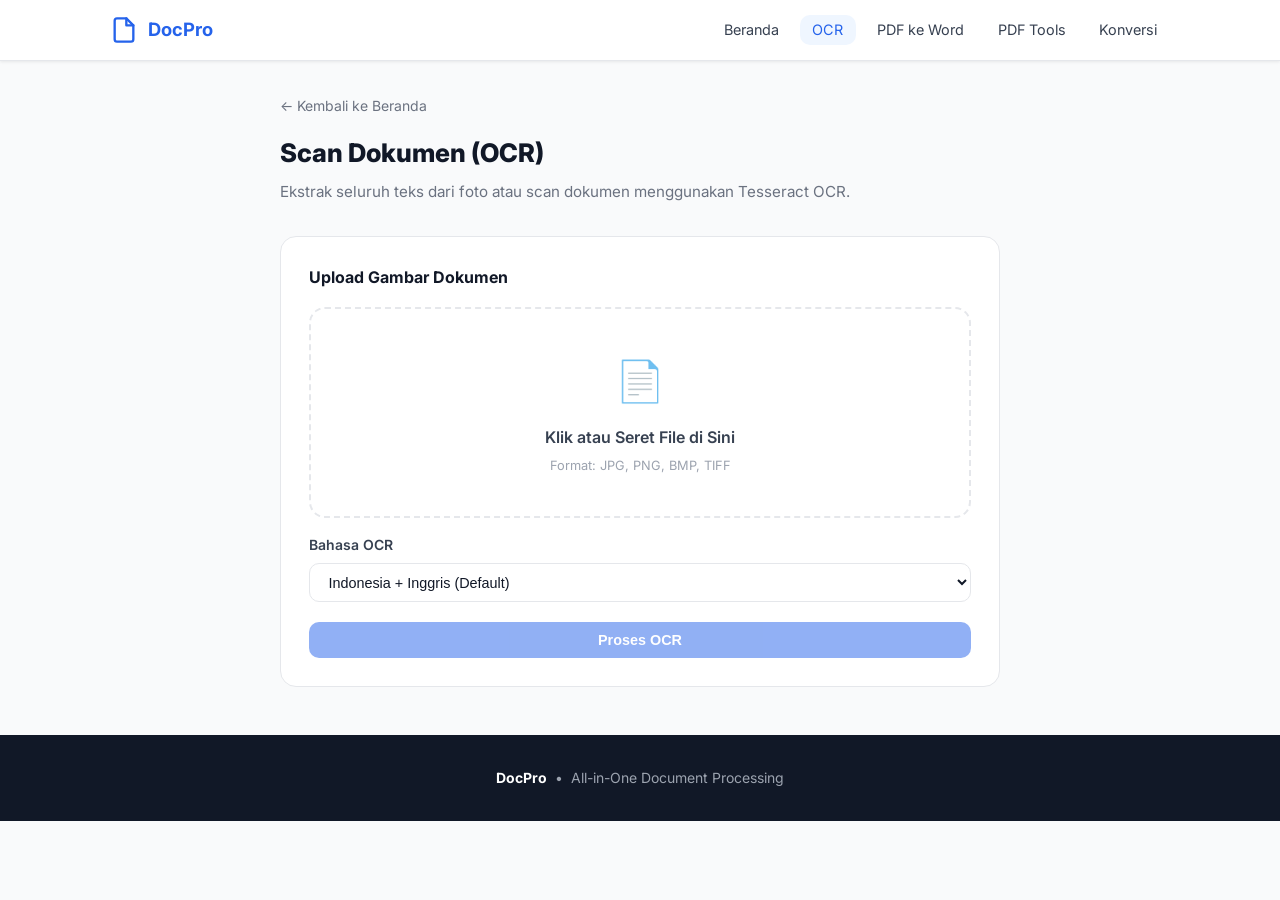
<file: frontend/pages/scan-doc-ocr.html>
<!DOCTYPE html>
<html lang="id">
<head>
  <meta charset="UTF-8" /><meta name="viewport" content="width=device-width, initial-scale=1.0" />
  <title>Scan Dokumen (OCR) - DocPro</title>
  <link href="https://fonts.googleapis.com/css2?family=Inter:wght@400;500;600;700;800&display=swap" rel="stylesheet" />
  <link rel="stylesheet" href="../css/style.css" />
</head>
<body>
<nav class="navbar">
  <div class="container navbar-inner">
    <a href="../index.html" class="navbar-brand">
      <svg viewBox="0 0 24 24" fill="none" stroke="currentColor" stroke-width="2" stroke-linecap="round" stroke-linejoin="round"><path d="M14 2H6a2 2 0 0 0-2 2v16a2 2 0 0 0 2 2h12a2 2 0 0 0 2-2V8z"/><polyline points="14 2 14 8 20 8"/></svg>
      DocPro
    </a>
    <ul class="navbar-nav">
      <li><a href="../index.html">Beranda</a></li>
      <li><a href="scan-doc-ocr.html" class="active">OCR</a></li>
      <li><a href="pdf-to-word.html">PDF ke Word</a></li>
      <li><a href="pdf-tools.html">PDF Tools</a></li>
      <li><a href="converter.html">Konversi</a></li>
    </ul>
    <button class="hamburger" id="hamburger"><span></span><span></span><span></span></button>
  </div>
  <div class="mobile-nav" id="mobileNav">
    <a href="../index.html">Beranda</a>
    <a href="scan-doc-ocr.html">OCR Dokumen</a>
    <a href="pdf-to-word.html">PDF ke Word</a>
    <a href="pdf-tools.html">PDF Tools</a>
    <a href="converter.html">Konversi File</a>
  </div>
</nav>

<main class="tool-page">
  <div class="tool-header">
    <a href="../index.html" class="back-link">← Kembali ke Beranda</a>
    <h1>Scan Dokumen (OCR)</h1>
    <p>Ekstrak seluruh teks dari foto atau scan dokumen menggunakan Tesseract OCR.</p>
  </div>

  <div class="card">
    <h2 style="font-size:1rem;font-weight:700;margin-bottom:1rem">Upload Gambar Dokumen</h2>
    <div class="upload-zone" id="uploadZone">
      <input type="file" id="fileInput" accept="image/*" />
      <div class="upload-icon">📄</div>
      <h3>Klik atau Seret File di Sini</h3>
      <p>Format: JPG, PNG, BMP, TIFF</p>
      <div class="upload-file-name" id="fileName"></div>
    </div>

    <div class="form-group mt-2">
      <label class="form-label" for="langSelect">Bahasa OCR</label>
      <select class="form-control" id="langSelect">
        <option value="ind+eng">Indonesia + Inggris (Default)</option>
        <option value="ind">Indonesia saja</option>
        <option value="eng">Inggris saja</option>
      </select>
    </div>

    <button class="btn btn-primary btn-full" id="processBtn" disabled>
      Proses OCR
    </button>

    <div class="status-box" id="statusBox"></div>
  </div>

  <div class="card" id="resultCard" style="display:none">
    <div style="display:flex;justify-content:space-between;align-items:center;margin-bottom:1rem;flex-wrap:wrap;gap:.75rem">
      <h2 style="font-size:1rem;font-weight:700">Hasil Teks</h2>
      <div style="display:flex;gap:.5rem;flex-wrap:wrap">
        <button class="btn btn-success" id="copyBtn">Salin Teks</button>
        <button class="btn btn-primary" id="downloadTxtBtn">Unduh .txt</button>
      </div>
    </div>
    <div class="preview-text" id="resultText">—</div>
  </div>
</main>

<footer class="footer"><div class="container"><p><strong>DocPro</strong> &nbsp;•&nbsp; All-in-One Document Processing</p></div></footer>

<script src="../js/api.js"></script>
<script src="../js/main.js"></script>
<script>
  const fileInput = document.getElementById('fileInput');
  const uploadZone = document.getElementById('uploadZone');
  const fileName = document.getElementById('fileName');
  const processBtn = document.getElementById('processBtn');
  const statusBox = document.getElementById('statusBox');
  const resultCard = document.getElementById('resultCard');
  const resultText = document.getElementById('resultText');
  const copyBtn = document.getElementById('copyBtn');
  const downloadTxtBtn = document.getElementById('downloadTxtBtn');
  const langSelect = document.getElementById('langSelect');

  initUploadZone(uploadZone, fileInput, fileName);
  fileInput.addEventListener('change', () => {
    processBtn.disabled = !fileInput.files.length;
  });

  processBtn.addEventListener('click', async () => {
    if (!fileInput.files.length) return;
    processBtn.disabled = true;
    showStatus(statusBox, 'loading', 'Sedang memproses OCR...');
    resultCard.style.display = 'none';

    const fd = new FormData();
    fd.append('file', fileInput.files[0]);
    fd.append('lang', langSelect.value);

    try {
      const res = await apiPost('/api/ocr/scan-document', fd);
      const data = await res.json();
      if (!res.ok) throw new Error(data.detail || 'Gagal memproses');
      resultText.textContent = data.text || '(Tidak ada teks terdeteksi)';
      resultCard.style.display = 'block';
      showStatus(statusBox, 'success', 'OCR berhasil!');
    } catch (err) {
      showStatus(statusBox, 'error', err.message);
    } finally {
      processBtn.disabled = false;
    }
  });

  copyBtn.addEventListener('click', () => {
    navigator.clipboard.writeText(resultText.textContent);
    copyBtn.textContent = '✓ Tersalin!';
    setTimeout(() => copyBtn.textContent = 'Salin Teks', 2000);
  });

  downloadTxtBtn.addEventListener('click', () => {
    const blob = new Blob([resultText.textContent], { type: 'text/plain' });
    triggerDownload(blob, 'hasil_ocr.txt');
  });
</script>
</body>
</html>
</file>
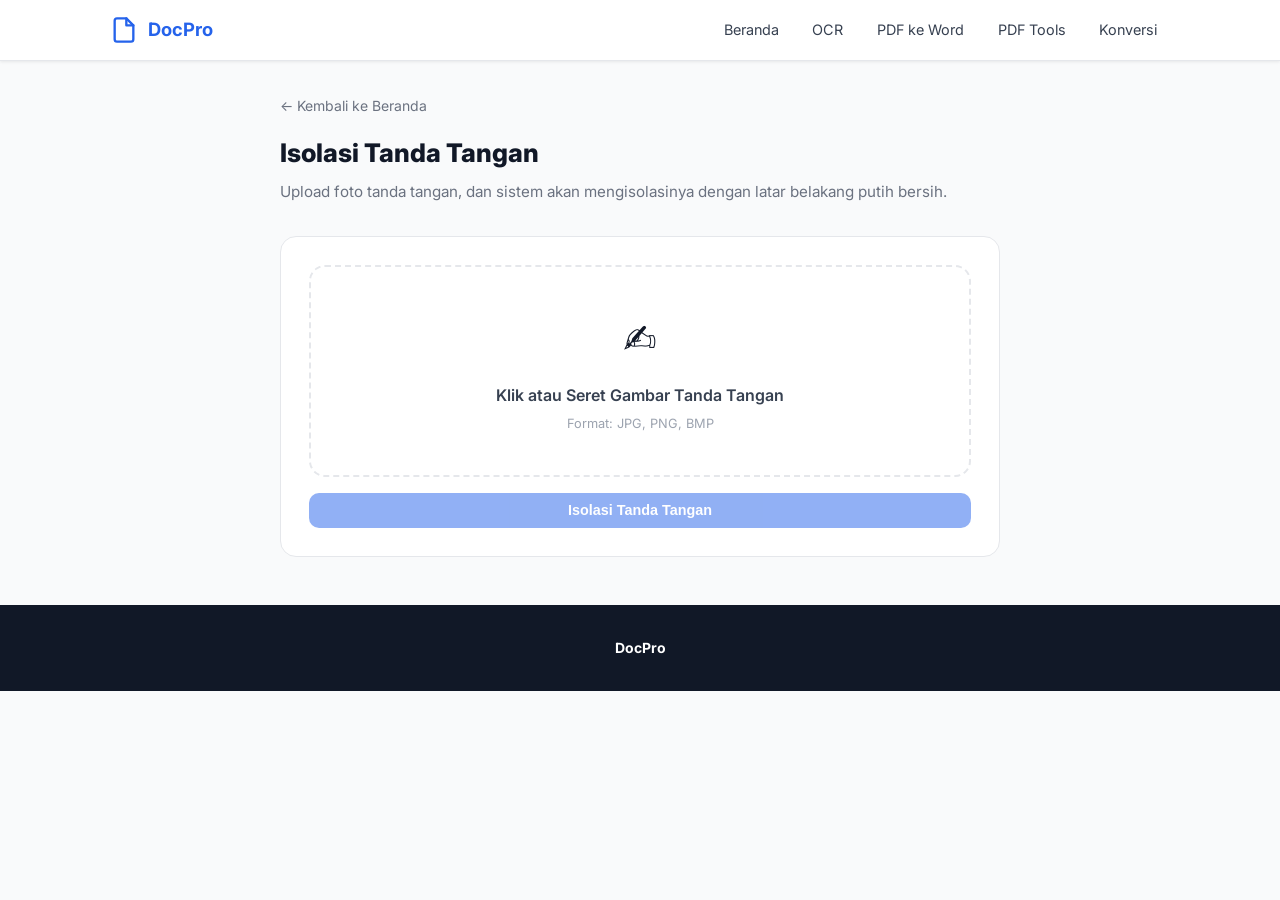
<file: frontend/pages/signature.html>
<!DOCTYPE html>
<html lang="id">
<head>
  <meta charset="UTF-8" /><meta name="viewport" content="width=device-width, initial-scale=1.0" />
  <title>Tanda Tangan - DocPro</title>
  <link href="https://fonts.googleapis.com/css2?family=Inter:wght@400;500;600;700;800&display=swap" rel="stylesheet" />
  <link rel="stylesheet" href="../css/style.css" />
</head>
<body>
<nav class="navbar">
  <div class="container navbar-inner">
    <a href="../index.html" class="navbar-brand">
      <svg viewBox="0 0 24 24" fill="none" stroke="currentColor" stroke-width="2" stroke-linecap="round" stroke-linejoin="round"><path d="M14 2H6a2 2 0 0 0-2 2v16a2 2 0 0 0 2 2h12a2 2 0 0 0 2-2V8z"/><polyline points="14 2 14 8 20 8"/></svg>
      DocPro
    </a>
    <ul class="navbar-nav">
      <li><a href="../index.html">Beranda</a></li>
      <li><a href="scan-doc-ocr.html">OCR</a></li>
      <li><a href="pdf-to-word.html">PDF ke Word</a></li>
      <li><a href="pdf-tools.html">PDF Tools</a></li>
      <li><a href="converter.html">Konversi</a></li>
    </ul>
    <button class="hamburger" id="hamburger"><span></span><span></span><span></span></button>
  </div>
  <div class="mobile-nav" id="mobileNav">
    <a href="../index.html">Beranda</a>
    <a href="signature.html">Tanda Tangan</a>
  </div>
</nav>

<main class="tool-page">
  <div class="tool-header">
    <a href="../index.html" class="back-link">← Kembali ke Beranda</a>
    <h1>Isolasi Tanda Tangan</h1>
    <p>Upload foto tanda tangan, dan sistem akan mengisolasinya dengan latar belakang putih bersih.</p>
  </div>

  <div class="card">
    <div class="upload-zone" id="uploadZone">
      <input type="file" id="fileInput" accept="image/*" />
      <div class="upload-icon">✍️</div>
      <h3>Klik atau Seret Gambar Tanda Tangan</h3>
      <p>Format: JPG, PNG, BMP</p>
      <div class="upload-file-name" id="fileName"></div>
    </div>

    <button class="btn btn-primary btn-full mt-2" id="processBtn" disabled>Isolasi Tanda Tangan</button>
    <div class="status-box" id="statusBox"></div>
  </div>

  <div class="card" id="resultCard" style="display:none">
    <h2 style="font-size:1rem;font-weight:700;margin-bottom:1rem">Hasil</h2>
    <div class="grid-2">
      <div>
        <p class="text-muted mb-2">Sebelum</p>
        <div class="preview-box"><img id="beforeImg" alt="Sebelum" /></div>
      </div>
      <div>
        <p class="text-muted mb-2">Sesudah (terisolasi)</p>
        <div class="preview-box" style="background:white"><img id="afterImg" alt="Sesudah" /></div>
      </div>
    </div>
    <button class="btn btn-success btn-full mt-3" id="downloadBtn">Unduh PNG</button>
  </div>
</main>

<footer class="footer"><div class="container"><p><strong>DocPro</strong></p></div></footer>

<script src="../js/api.js"></script>
<script src="../js/main.js"></script>
<script>
  const fileInput = document.getElementById('fileInput');
  const uploadZone = document.getElementById('uploadZone');
  const fileName = document.getElementById('fileName');
  const processBtn = document.getElementById('processBtn');
  const statusBox = document.getElementById('statusBox');
  const resultCard = document.getElementById('resultCard');
  const beforeImg = document.getElementById('beforeImg');
  const afterImg = document.getElementById('afterImg');
  const downloadBtn = document.getElementById('downloadBtn');
  let resultBlob = null;

  initUploadZone(uploadZone, fileInput, fileName);
  fileInput.addEventListener('change', () => {
    processBtn.disabled = !fileInput.files.length;
    if (fileInput.files.length) beforeImg.src = URL.createObjectURL(fileInput.files[0]);
  });

  processBtn.addEventListener('click', async () => {
    processBtn.disabled = true;
    resultCard.style.display = 'none';
    showStatus(statusBox, 'loading', 'Memproses tanda tangan...');
    const fd = new FormData();
    fd.append('file', fileInput.files[0]);
    try {
      const res = await apiPost('/api/image/signature', fd);
      if (!res.ok) throw new Error('Gagal memproses');
      resultBlob = await res.blob();
      afterImg.src = URL.createObjectURL(resultBlob);
      resultCard.style.display = 'block';
      showStatus(statusBox, 'success', 'Berhasil!');
    } catch (err) {
      showStatus(statusBox, 'error', err.message);
    } finally {
      processBtn.disabled = false;
    }
  });

  downloadBtn.addEventListener('click', () => { if (resultBlob) triggerDownload(resultBlob, 'signature.png'); });
</script>
</body>
</html>
</file>
<file: frontend/css/style.css>
/* ===== RESET & BASE ===== */
*, *::before, *::after { box-sizing: border-box; margin: 0; padding: 0; }

:root {
  --primary: #2563eb;
  --primary-dark: #1d4ed8;
  --primary-light: #eff6ff;
  --accent: #0ea5e9;
  --success: #16a34a;
  --warning: #d97706;
  --danger: #dc2626;
  --gray-50: #f9fafb;
  --gray-100: #f3f4f6;
  --gray-200: #e5e7eb;
  --gray-400: #9ca3af;
  --gray-500: #6b7280;
  --gray-700: #374151;
  --gray-900: #111827;
  --white: #ffffff;
  --shadow-sm: 0 1px 3px rgba(0,0,0,.08);
  --shadow: 0 4px 16px rgba(0,0,0,.1);
  --radius: 10px;
  --radius-lg: 16px;
}

body {
  font-family: 'Inter', system-ui, -apple-system, sans-serif;
  background: var(--gray-50);
  color: var(--gray-900);
  line-height: 1.6;
  min-height: 100vh;
}

a { color: inherit; text-decoration: none; }
img { max-width: 100%; display: block; }

/* ===== LAYOUT ===== */
.container { max-width: 1100px; margin: 0 auto; padding: 0 1.25rem; }

/* ===== NAVBAR ===== */
.navbar {
  background: var(--white);
  border-bottom: 1px solid var(--gray-200);
  position: sticky; top: 0; z-index: 100;
  box-shadow: var(--shadow-sm);
}
.navbar-inner {
  display: flex;
  align-items: center;
  justify-content: space-between;
  height: 60px;
  gap: 1rem;
}
.navbar-brand {
  display: flex; align-items: center; gap: 10px;
  font-weight: 700; font-size: 1.15rem; color: var(--primary);
}
.navbar-brand svg { width: 28px; height: 28px; }
.navbar-nav {
  display: flex; gap: .5rem; list-style: none;
}
.navbar-nav a {
  padding: .4rem .8rem;
  border-radius: var(--radius);
  font-size: .9rem;
  color: var(--gray-700);
  transition: background .2s, color .2s;
}
.navbar-nav a:hover, .navbar-nav a.active {
  background: var(--primary-light);
  color: var(--primary);
}
.hamburger { display: none; background: none; border: none; cursor: pointer; padding: 6px; }
.hamburger span {
  display: block; width: 22px; height: 2px;
  background: var(--gray-700); margin: 5px 0;
  border-radius: 2px; transition: all .3s;
}
.mobile-nav {
  display: none; flex-direction: column;
  background: var(--white); border-top: 1px solid var(--gray-200);
  padding: .75rem 1.25rem 1rem;
  gap: .25rem;
}
.mobile-nav.open { display: flex; }
.mobile-nav a {
  padding: .55rem .75rem;
  border-radius: var(--radius);
  color: var(--gray-700);
  font-size: .95rem;
}
.mobile-nav a:hover { background: var(--primary-light); color: var(--primary); }

/* ===== HERO ===== */
.hero {
  background: linear-gradient(135deg, #1e40af 0%, #0ea5e9 100%);
  color: var(--white);
  padding: 4rem 0 3.5rem;
  text-align: center;
}
.hero h1 { font-size: clamp(1.8rem, 5vw, 2.8rem); font-weight: 800; margin-bottom: .75rem; }
.hero p { font-size: clamp(1rem, 2.5vw, 1.2rem); opacity: .9; max-width: 580px; margin: 0 auto 2rem; }
.hero-actions { display: flex; gap: 1rem; justify-content: center; flex-wrap: wrap; }

/* ===== BUTTONS ===== */
.btn {
  display: inline-flex; align-items: center; gap: 7px;
  padding: .6rem 1.4rem;
  border-radius: var(--radius);
  font-size: .9rem; font-weight: 600;
  cursor: pointer; border: none;
  transition: all .2s;
  text-align: center;
}
.btn-primary { background: var(--primary); color: var(--white); }
.btn-primary:hover { background: var(--primary-dark); transform: translateY(-1px); box-shadow: 0 4px 12px rgba(37,99,235,.3); }
.btn-outline { background: transparent; color: var(--white); border: 2px solid rgba(255,255,255,.7); }
.btn-outline:hover { background: rgba(255,255,255,.15); }
.btn-white { background: var(--white); color: var(--primary); }
.btn-white:hover { background: var(--gray-100); }
.btn-success { background: var(--success); color: var(--white); }
.btn-success:hover { opacity: .9; }
.btn-lg { padding: .8rem 1.8rem; font-size: 1rem; }
.btn:disabled { opacity: .5; cursor: not-allowed; transform: none !important; }
.btn-full { width: 100%; justify-content: center; }

/* ===== SECTION ===== */
.section { padding: 3rem 0; }
.section-title {
  font-size: 1.5rem; font-weight: 700; text-align: center;
  margin-bottom: .5rem; color: var(--gray-900);
}
.section-sub { text-align: center; color: var(--gray-500); margin-bottom: 2.5rem; font-size: .95rem; }

/* ===== FEATURE GRID ===== */
.feature-grid {
  display: grid;
  grid-template-columns: repeat(auto-fill, minmax(270px, 1fr));
  gap: 1.25rem;
}
.feature-card {
  background: var(--white);
  border: 1px solid var(--gray-200);
  border-radius: var(--radius-lg);
  padding: 1.5rem;
  display: flex; flex-direction: column;
  gap: .75rem;
  transition: box-shadow .25s, transform .25s;
  cursor: pointer;
  position: relative;
}
.feature-card:hover { box-shadow: var(--shadow); transform: translateY(-3px); }
.feature-card .icon {
  width: 48px; height: 48px; border-radius: 12px;
  display: flex; align-items: center; justify-content: center;
  font-size: 1.4rem;
}
.feature-card h3 { font-size: 1rem; font-weight: 700; color: var(--gray-900); }
.feature-card p { font-size: .875rem; color: var(--gray-500); flex: 1; }
.feature-card .arrow { margin-top: .5rem; color: var(--primary); font-weight: 600; font-size: .875rem; }

/* Coming soon badge */
.badge-soon {
  position: absolute; top: 1rem; right: 1rem;
  background: #fef3c7; color: #92400e;
  font-size: .7rem; font-weight: 700;
  padding: 2px 8px; border-radius: 20px;
  text-transform: uppercase; letter-spacing: .5px;
  border: 1px solid #fde68a;
}

/* ===== TOOL PAGE LAYOUT ===== */
.tool-page { max-width: 760px; margin: 0 auto; padding: 2rem 1.25rem 3rem; }
.tool-header { margin-bottom: 2rem; }
.tool-header .back-link {
  display: inline-flex; align-items: center; gap: 6px;
  color: var(--gray-500); font-size: .875rem; margin-bottom: 1rem;
  transition: color .2s;
}
.tool-header .back-link:hover { color: var(--primary); }
.tool-header h1 { font-size: 1.6rem; font-weight: 800; margin-bottom: .35rem; }
.tool-header p { color: var(--gray-500); font-size: .95rem; }

/* ===== CARD ===== */
.card {
  background: var(--white);
  border: 1px solid var(--gray-200);
  border-radius: var(--radius-lg);
  padding: 1.75rem;
}
.card + .card { margin-top: 1.25rem; }

/* ===== FORM ===== */
.form-group { margin-bottom: 1.25rem; }
.form-label {
  display: block; font-size: .875rem;
  font-weight: 600; color: var(--gray-700);
  margin-bottom: .4rem;
}
.form-control {
  width: 100%; padding: .6rem .9rem;
  border: 1px solid var(--gray-200);
  border-radius: var(--radius);
  font-size: .9rem; color: var(--gray-900);
  background: var(--white);
  transition: border .2s, box-shadow .2s;
  outline: none;
}
.form-control:focus {
  border-color: var(--primary);
  box-shadow: 0 0 0 3px rgba(37,99,235,.12);
}
select.form-control { cursor: pointer; }

/* ===== UPLOAD ZONE ===== */
.upload-zone {
  border: 2px dashed var(--gray-200);
  border-radius: var(--radius-lg);
  padding: 2.5rem 1.5rem;
  text-align: center;
  cursor: pointer;
  transition: border .25s, background .25s;
  position: relative;
}
.upload-zone:hover, .upload-zone.drag-over {
  border-color: var(--primary);
  background: var(--primary-light);
}
.upload-zone input[type="file"] {
  position: absolute; inset: 0; opacity: 0; cursor: pointer; width: 100%; height: 100%;
}
.upload-icon { font-size: 2.5rem; margin-bottom: .75rem; }
.upload-zone h3 { font-size: 1rem; font-weight: 600; color: var(--gray-700); margin-bottom: .35rem; }
.upload-zone p { font-size: .8rem; color: var(--gray-400); }
.upload-file-name {
  margin-top: 1rem; font-size: .85rem; font-weight: 600;
  color: var(--primary); display: none;
}

/* ===== PREVIEW ===== */
.preview-box {
  background: var(--gray-50);
  border: 1px solid var(--gray-200);
  border-radius: var(--radius);
  min-height: 180px;
  display: flex; align-items: center; justify-content: center;
  overflow: hidden; position: relative;
}
.preview-box img {
  max-height: 350px; max-width: 100%; object-fit: contain; border-radius: 6px;
}
.preview-placeholder {
  color: var(--gray-400); font-size: .875rem; text-align: center; padding: 2rem;
}
.preview-text {
  background: var(--gray-50);
  border: 1px solid var(--gray-200);
  border-radius: var(--radius);
  padding: 1rem;
  font-family: 'Courier New', monospace;
  font-size: .85rem;
  white-space: pre-wrap;
  max-height: 280px;
  overflow-y: auto;
  color: var(--gray-700);
  min-height: 80px;
}

/* ===== PROGRESS / STATUS ===== */
.status-box {
  display: none; align-items: center; gap: .75rem;
  padding: .9rem 1.1rem;
  border-radius: var(--radius);
  font-size: .9rem; font-weight: 500;
  margin-top: 1rem;
}
.status-box.show { display: flex; }
.status-loading { background: #eff6ff; color: var(--primary); border: 1px solid #bfdbfe; }
.status-success { background: #f0fdf4; color: var(--success); border: 1px solid #bbf7d0; }
.status-error { background: #fef2f2; color: var(--danger); border: 1px solid #fecaca; }
.spinner {
  width: 18px; height: 18px;
  border: 2px solid currentColor; border-top-color: transparent;
  border-radius: 50%; animation: spin .7s linear infinite; flex-shrink: 0;
}
@keyframes spin { to { transform: rotate(360deg); } }

/* ===== DIVIDER ===== */
.divider { border: none; border-top: 1px solid var(--gray-200); margin: 1.25rem 0; }

/* ===== FOOTER ===== */
.footer {
  background: var(--gray-900); color: var(--gray-400);
  padding: 2rem 0; text-align: center; font-size: .875rem;
  margin-top: auto;
}
.footer strong { color: var(--white); }

/* ===== UTILITIES ===== */
.text-muted { color: var(--gray-500); font-size: .875rem; }
.mt-1 { margin-top: .5rem; } .mt-2 { margin-top: 1rem; } .mt-3 { margin-top: 1.5rem; }
.mb-2 { margin-bottom: 1rem; } .mb-3 { margin-bottom: 1.5rem; }
.flex { display: flex; } .gap-2 { gap: 1rem; } .items-center { align-items: center; }
.grid-2 { display: grid; grid-template-columns: 1fr 1fr; gap: 1rem; }

/* ===== RESPONSIVE ===== */
@media (max-width: 768px) {
  .navbar-nav { display: none; }
  .hamburger { display: flex; flex-direction: column; }
  .hero { padding: 2.5rem 0 2rem; }
  .grid-2 { grid-template-columns: 1fr; }
  .feature-grid { grid-template-columns: 1fr 1fr; }
}
@media (max-width: 480px) {
  .feature-grid { grid-template-columns: 1fr; }
  .hero-actions { flex-direction: column; align-items: center; }
  .card { padding: 1.25rem; }
}
</file>
